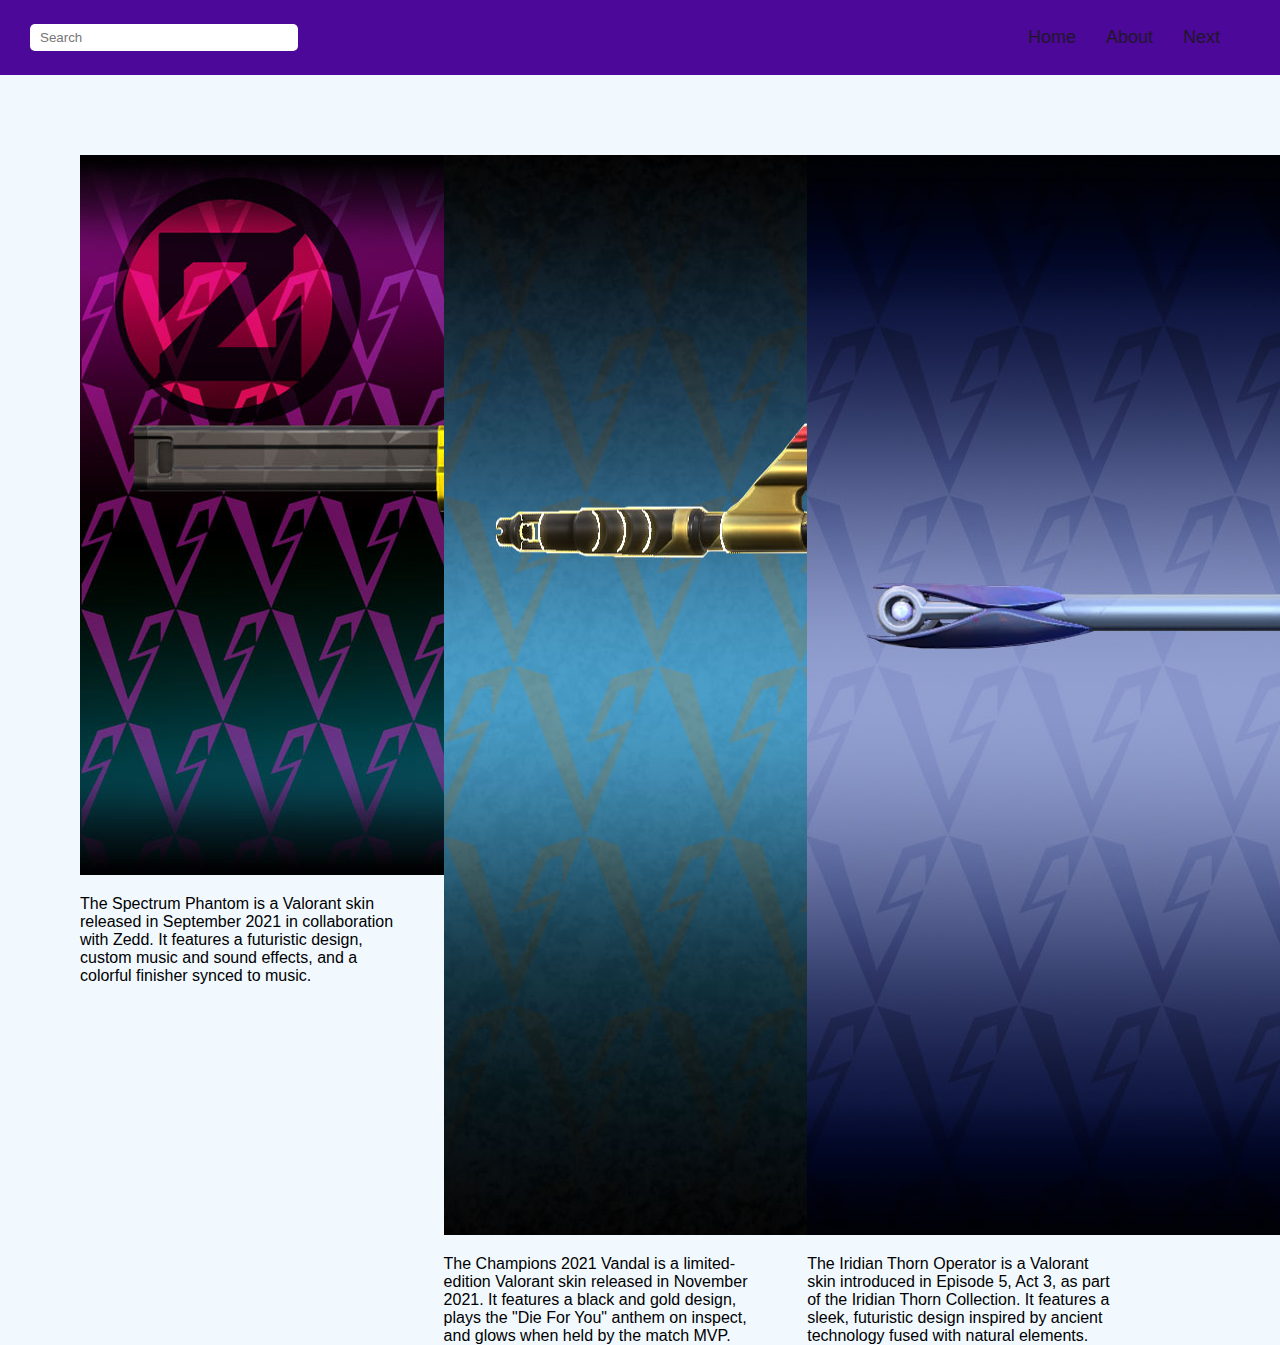
<file: index.html>
<!DOCTYPE html>
<html lang="en">
<head>
  <meta charset="UTF-8">
  <meta name="viewport" content="width=device-width, initial-scale=1.0">
  <link rel="stylesheet" href="flexbox.css">
  <title>Document</title>
</head>
<body>

  <nav class="nav-bar">
    <input  type="text" placeholder="Search">
    <div class="menu-toggle">&#9776;</div>
    <ul class="navlinks">
      <li><a href="">Home</a></li>
      <li><a href="">About</a></li>
      <li><a href="/neon-lights.html">Next</a></li>
    </ul>
  </nav>

  <div class="boxes">
    <div class="box1">
      <img src="./pages/assets/Phantom-Spectrum.jpg" alt="">
      <p>The Spectrum Phantom is a Valorant skin released in September 2021 in collaboration with Zedd. It features a futuristic design, custom music and sound effects, and a colorful finisher synced to music.</p>
    </div>
    <div class="box2">
       <img src="./pages/assets/Valorant-Champions-2021-Vandal-HD.jpg" alt="">
       <p>The Champions 2021 Vandal is a limited-edition Valorant skin released in November 2021. It features a black and gold design, plays the "Die For You" anthem on inspect, and glows when held by the match MVP.</p>
    </div>
    <div class="box3">
       <img src="./pages/assets/Valorant-Rune-Stone-Collection-Operator-HD.jpg" alt="">
       <p>The Iridian Thorn Operator is a Valorant skin introduced in Episode 5, Act 3, as part of the Iridian Thorn Collection. It features a sleek, futuristic design inspired by ancient technology fused with natural elements.</p>
    </div>
  </div>




  <script>
  const menuToggle = document.querySelector('.menu-toggle')
  const navLinks = document.querySelector('.navlinks')

  menuToggle.addEventListener('click', () => {
    navLinks.classList.toggle('active');
  });
</script>
</body>


</html>
</file>
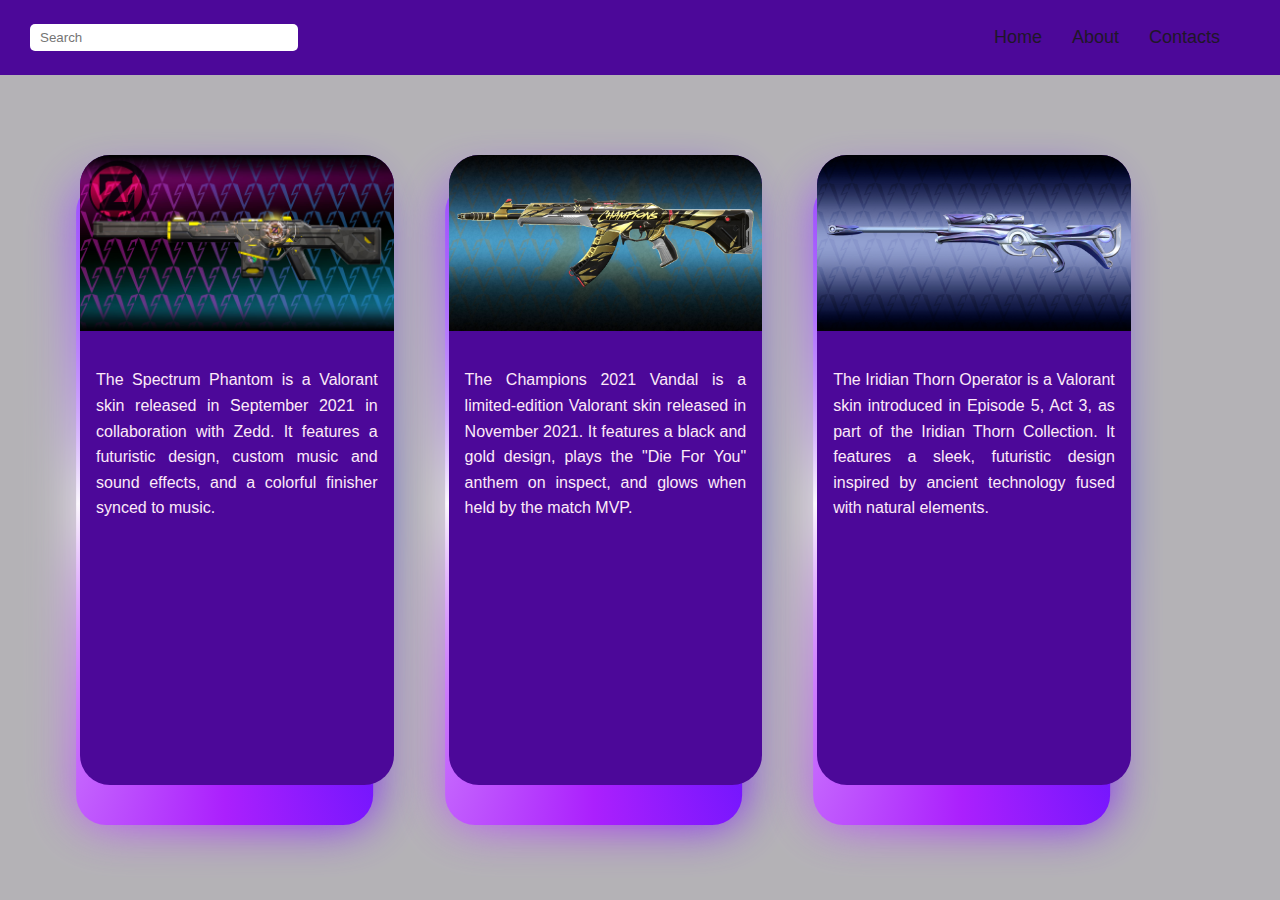
<file: pages/index.html>
<!DOCTYPE html>
<html lang="en">
<head>
  <meta charset="UTF-8">
  <meta name="viewport" content="width=device-width, initial-scale=1.0">
  <link rel="stylesheet" href="flexbox.css">
  <title>Document</title>
</head>
<body>

  <nav class="nav-bar">
    <input  type="text" placeholder="Search">
    <div class="menu-toggle">&#9776;</div>
    <ul class="navlinks">
      <li><a href="">Home</a></li>
      <li><a href="">About</a></li>
      <li><a href="">Contacts</a></li>
    </ul>
  </nav>

  <div class="boxes">
    <div class="box1">
      <img src="/pages/assets/Phantom-Spectrum.jpg" alt="">
      <p>The Spectrum Phantom is a Valorant skin released in September 2021 in collaboration with Zedd. It features a futuristic design, custom music and sound effects, and a colorful finisher synced to music.</p>
    </div>
    <div class="box2">
       <img src="/pages/assets/Valorant-Champions-2021-Vandal-HD.jpg" alt="">
       <p>The Champions 2021 Vandal is a limited-edition Valorant skin released in November 2021. It features a black and gold design, plays the "Die For You" anthem on inspect, and glows when held by the match MVP.</p>
    </div>
    <div class="box3">
       <img src="/pages/assets/Valorant-Rune-Stone-Collection-Operator-HD.jpg" alt="">
       <p>The Iridian Thorn Operator is a Valorant skin introduced in Episode 5, Act 3, as part of the Iridian Thorn Collection. It features a sleek, futuristic design inspired by ancient technology fused with natural elements.</p>
    </div>
  </div>




  <script>
  const menuToggle = document.querySelector('.menu-toggle')
  const navLinks = document.querySelector('.navlinks')

  menuToggle.addEventListener('click', () => {
    navLinks.classList.toggle('active');
  });
</script>
</body>


</html>
</file>
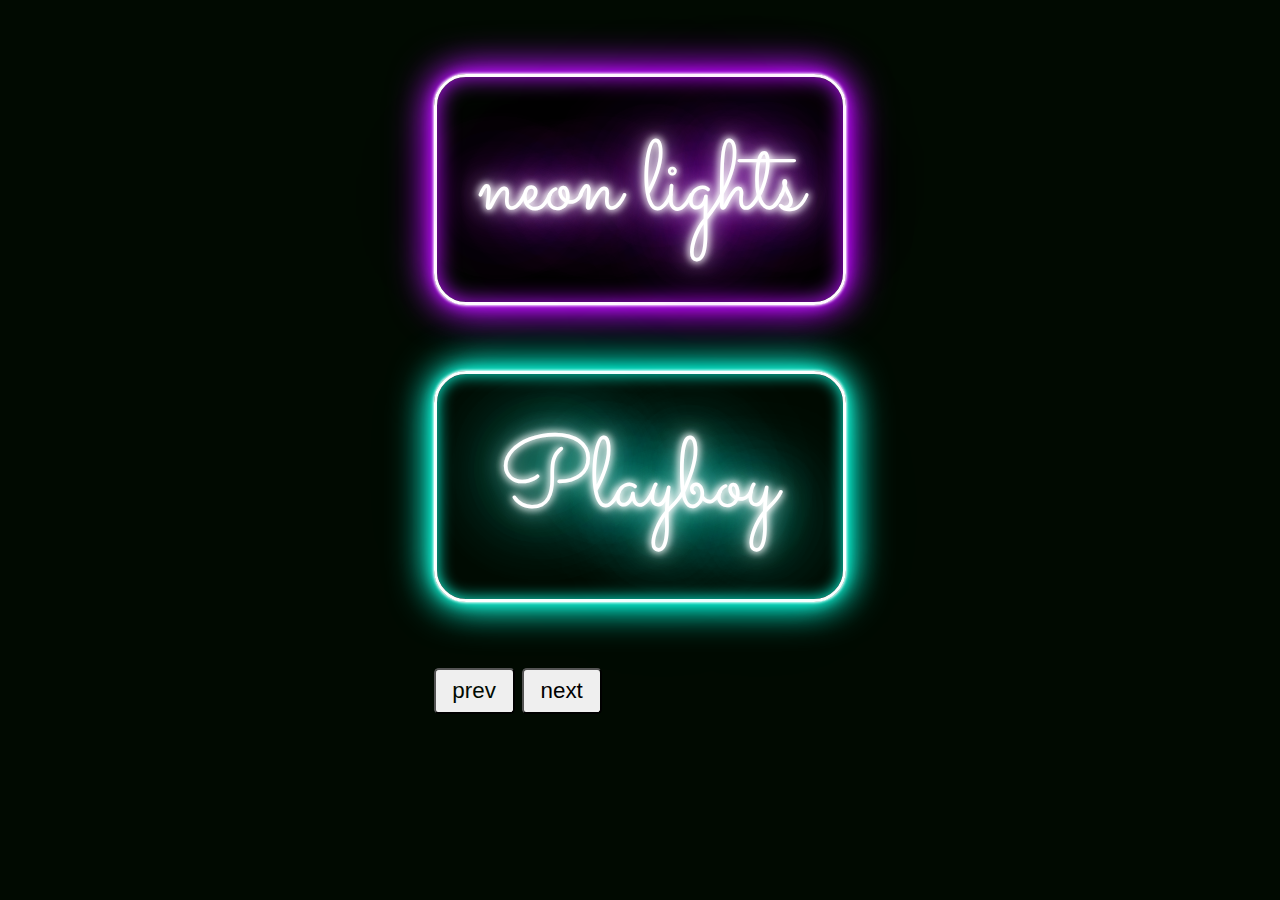
<file: neon-lights.html>
<!DOCTYPE html>
<html lang="en">
<head>
  <meta charset="UTF-8">
  <meta name="viewport" content="width=device-width, initial-scale=1.0">
  <link href='https://fonts.googleapis.com/css?family=Sacramento:400' rel='stylesheet' type='text/css'>
  <link rel="stylesheet" href="/pages/style/neon.css">
  <title>Document</title>
</head>
<body>


  <div class="neonlights">
    <h1 class="neontext">
      neon lights
    </h1>

    <h1 class="pre">
      Playboy
    </h1>

    <button class="prev-btn"><a href="/index.html">prev</a></button>
    <button class="next-btn">next</button>
  </div>

 

</body>
</html>
</file>
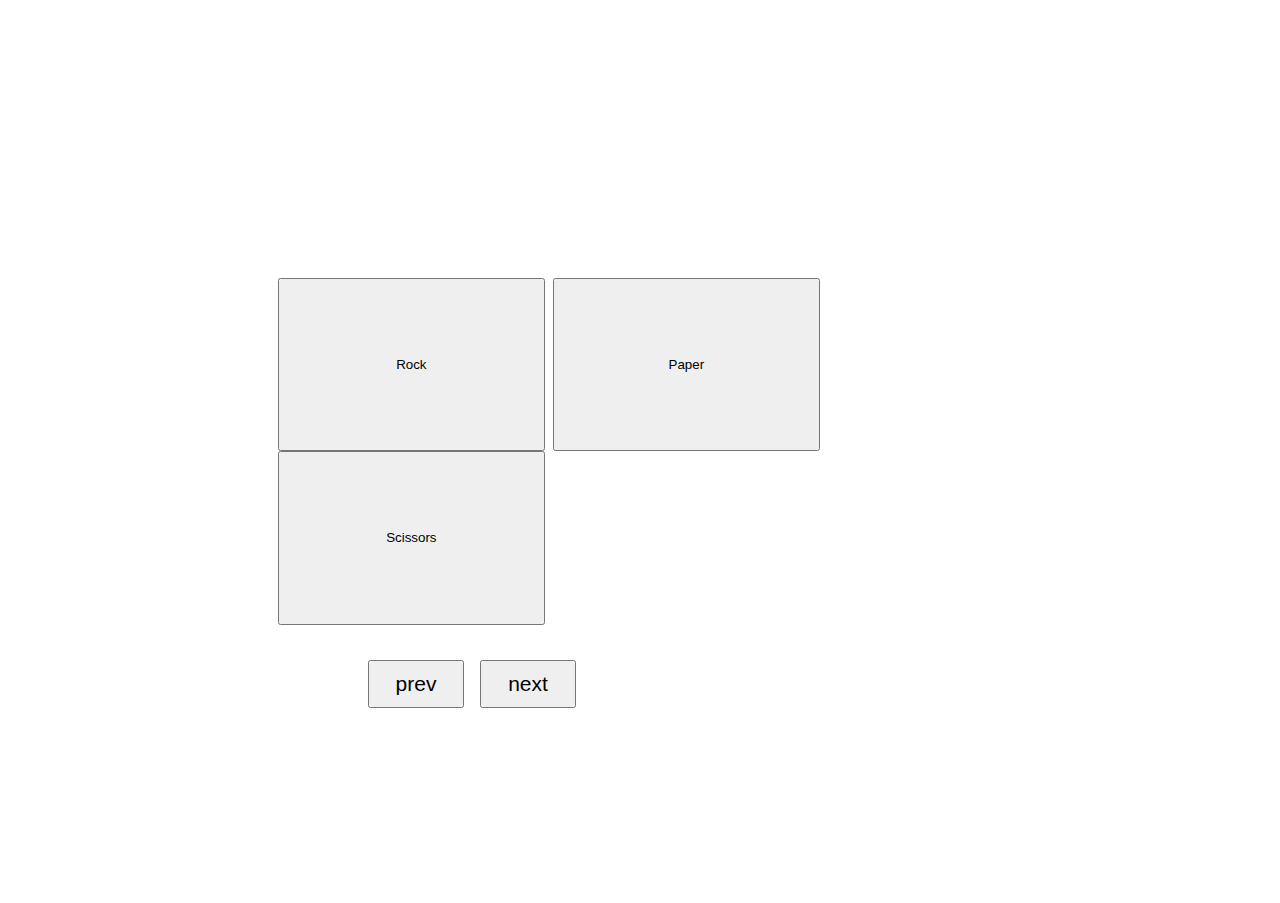
<file: pages/game.html>
<!DOCTYPE html>
<html lang="en">
<head>
  <meta charset="UTF-8">
  <meta name="viewport" content="width=device-width, initial-scale=1.0">
  <link rel="stylesheet" href="style/game.css">
  <title>Rock, Paper, Scissors</title>
</head>
<body>
   <div class="Game">
    <button onclick="Play('rock')">Rock</button>
    <button onclick="Play('paper')">Paper</button>
    <button onclick="Play('scissors')">Scissors</button>
    <div class="results"></div>
  </div>

  <button onclick="location.href='../pages/neon-lights.html'"  class="prev" >prev</button>
  <button onclick="location.href='../pages/movement.html'" class="next">next</button>

  <script src="Scripts/script.js"></script>
</body>
</html>
</file>
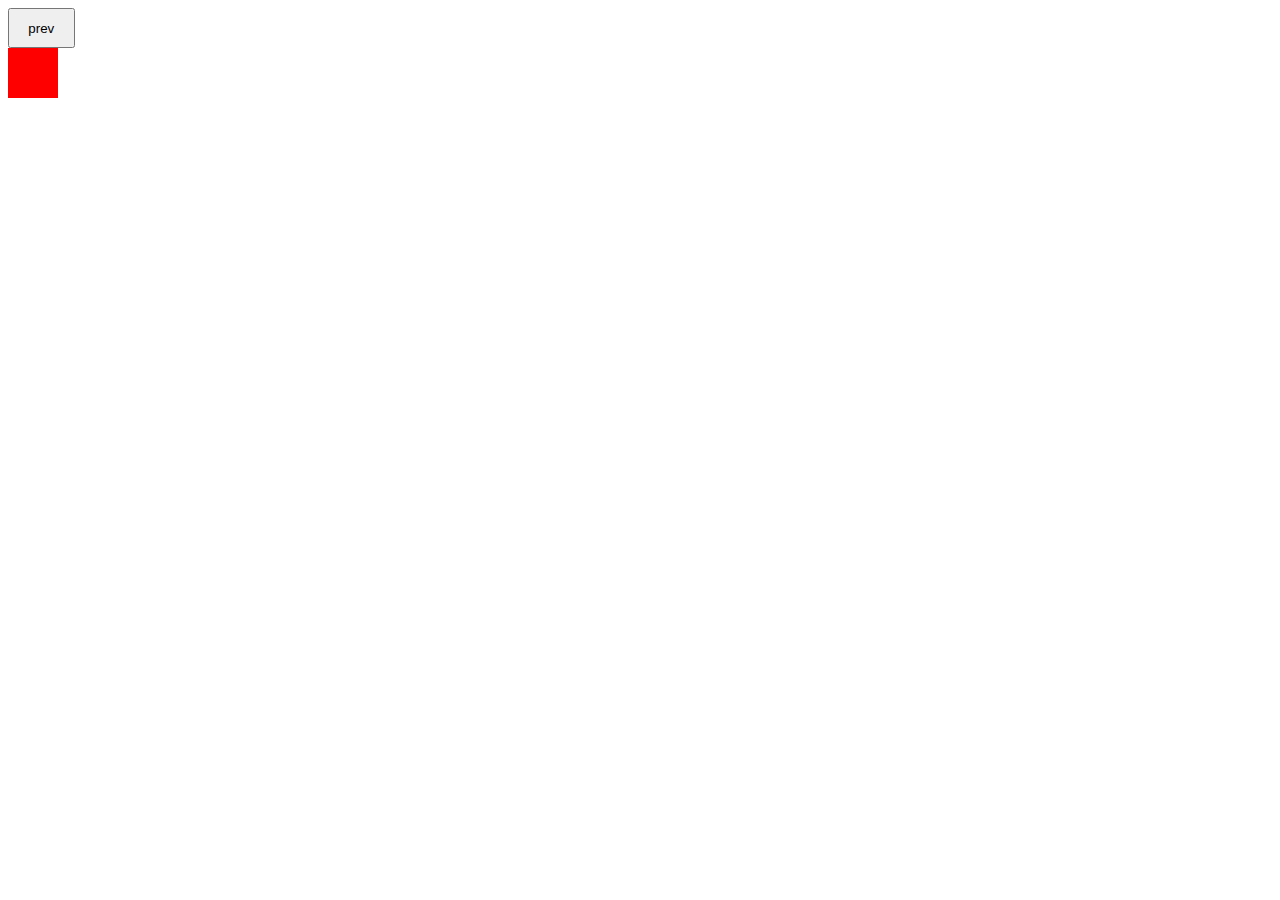
<file: pages/movement.html>
<!DOCTYPE html>
<html lang="en">
<head>
  <meta charset="UTF-8">
  <meta name="viewport" content="width=device-width, initial-scale=1.0">
  <link rel="stylesheet" href="style/movement.css">
  <title>Movement Controls</title>
</head>
<body>
  <button onclick="location.href='../pages/game.html'" class="prev" >prev</button>
  <canvas id="canvas" width= "1500px " height="600px"></canvas>



  <script src="Scripts/movement.js"></script>
  <script src=""></script>
</body>
</html>
</file>
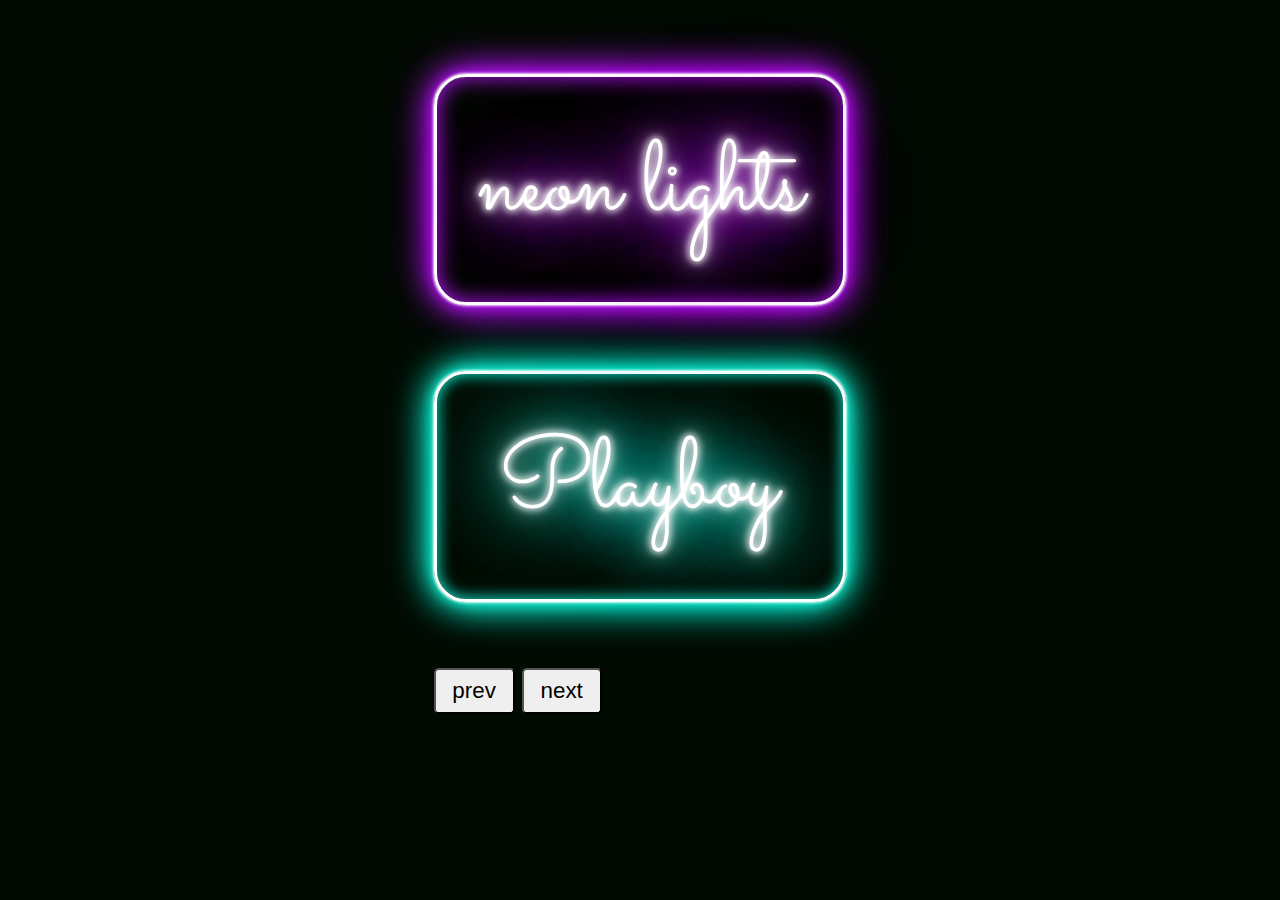
<file: pages/neon-lights.html>
<!DOCTYPE html>
<html lang="en">
<head>
  <meta charset="UTF-8">
  <meta name="viewport" content="width=device-width, initial-scale=1.0">
  <link href='https://fonts.googleapis.com/css?family=Sacramento:400' rel='stylesheet' type='text/css'>
  <link rel="stylesheet" href="style/neon.css">
  <title>Neon-Lights</title>
</head>
<body>


  <div class="neonlights">
    <h1 class="neontext">
      neon lights
    </h1>

    <h1 class="pre">
      Playboy
    </h1>

    <button onclick="location.href='../index.html'" class="prev-btn">prev</button>
    <button onclick="location.href='../pages/game.html'"  class="next-btn">next</button>
  </div>

 

</body>
</html>
</file>
<file: flexbox.css>
body{
  background-color: rgb(241, 249, 255);
  margin: 0%;
  height: 100%;
  width: auto;
  font-family: 'Segoe UI', Tahoma, Geneva, Verdana, sans-serif;
  overflow-x: hidden;
}




.nav-bar{
  background-color: rgb(76, 8, 153);
  height: 75px;
  display: flex;
  align-items: center;
  box-sizing: border-box;
  width: auto;
}

.navlinks{
  display: flex;
  list-style: none;
  gap: 30px;
  margin-left: auto;
  margin-right: 60px;
}

.menu-toggle{
  display: none;
}

.nav-bar input{
  margin-left: 30px;
  height: 25px;
  padding-left: 10px;
  width: 20%;
  border-radius: 5px;
  border: none;
  font-weight: 600;
}
.nav-bar input:focus{
  outline: none;
}
.nav-bar input::placeholder{
  margin-left: 30px;
  font-weight: lighter;
}


.navlinks li a{
  color: rgb(31, 23, 40);
  text-decoration: none;
  font-size: 18px;
  font-weight: 500;
}




.boxes{
  display: flex;
  flex-direction: row;
  gap: 50px;
  width: auto;
  padding: min(5em, 8%);
  padding-left: 14%;
  padding-bottom: 0;
  
}

.box1, .box2, .box3{
  background-color: rgb(76, 8, 153);
  height: 65vh;
  width: 28%;
  border-radius: 30px;
}



@media (max-width: 1440px) {
  .boxes{
    padding-left: min(5em, 10%);
  }
}





@media (min-width: 320px) and (max-width: 600px) {
  .boxes {
    flex-direction: column;
    padding-left: 0;
    margin-left: 67.8px;
    width: 50%;
  }

  .box1, .box2, .box3{
    height: 20em;
    padding: 6em;
  }

  .menu-toggle{
    display: block;
    margin-left: auto;
    margin-right: 40px;
    font-size: 2.2em;
    font-weight: 900;
    padding-bottom: 9px;
  }


  .nav-bar{
    width: 100%;
  }

  .nav-bar ul{
    gap: 25px;
    display: none;
  }

  .nav-bar ul li a{
    font-size: 16px;
  }

  .nav-bar input{
    width: 140px;
    height: 30px;
  }
}
</file>
<file: pages/flexbox.css>
body{
  background-color: rgb(180, 178, 182);
  margin: 0%;
  height: 100%;
  width: auto;
  font-family: 'Segoe UI', Tahoma, Geneva, Verdana, sans-serif;
  overflow-x: hidden;
}



@font-face {
  font-family: Alfa Slab One;
  src: url('/pages//fonts//AlfaSlabOne-Regular.ttf');
}



.nav-bar{
  background-color: rgb(76, 8, 153);
  height: 75px;
  display: flex;
  align-items: center;
  box-sizing: border-box;
  width: auto;
}

.navlinks{
  display: flex;
  list-style: none;
  gap: 30px;
  margin-left: auto;
  margin-right: 60px;
}

.menu-toggle{
  display: none;
}

.nav-bar input{
  margin-left: 30px;
  height: 25px;
  padding-left: 10px;
  width: 20%;
  border-radius: 5px;
  border: none;
  font-weight: 600;
}
.nav-bar input:focus{
  outline: none;
}
.nav-bar input::placeholder{
  margin-left: 30px;
  font-weight: lighter;
}


.navlinks li a{
  color: rgb(31, 23, 40);
  text-decoration: none;
  font-size: 18px;
  font-weight: 500;
}




.boxes{
  display: flex;
  flex-direction: row;
  gap: 55px;
  width: auto;
  padding: min(5em, 8%);
  padding-left: 14%;
  padding-bottom: 0;
}

.box1, .box2, .box3{
  background-color: rgb(76, 8, 153);
  height: 70vh;
  width: 28%;
  border-radius: 30px;
}

.box1::after, .box1::before,
.box2::after, .box2::before,
.box3::after, .box3::before {
  content: '';
  position: absolute;
  background-image: conic-gradient( from var(--angle),	#7d12ff,blue, #ab20fd, #fbf8fd, #7d12ff);
  height: 71.4%;
  width: 23.2%;
  top: 50%;
  z-index: -1;
  translate: -1.3% -41.7%;
  border-radius: 30px;
  animation: 3s spin linear infinite;
}
.box1::before,
.box2::before,
.box3::before {
  filter: blur(1.5em);
  opacity: 0.9;
}

@property --angle{
  syntax: "<angle>";
  initial-value: 0deg;
  inherits: false;
}

@keyframes spin {
  from {
    --angle: 0deg;
  }
  to{
    --angle: 360deg;
  }
}




img{
  max-width: 100%;
  border-top-right-radius: 30px;
  border-top-Left-radius: 30px;
}

.boxes p{
  font-family: 'Segoe UI', Tahoma, Geneva, Verdana, sans-serif;
  font-size: 1rem;
  line-height: 1.6;
  padding: 1em;
  font-weight: 500;
  color: #fdeaf8;
  word-break: break-word;
  text-align: justify;
  
}






@media (max-width: 1440px) {
  .boxes{
    padding-left: min(5em, 10%);
  }
}





@media (min-width: 320px) and (max-width: 600px) {
  


  .boxes {
    flex-direction: column;
    padding-left: 0;
    margin-left: 67.8px;
    width: 50%;
  }

  .box1, .box2, .box3{
    height: 26em;
    width: 68vw;
  }

  .menu-toggle{
    display: block;
    margin-left: auto;
    margin-right: 40px;
    font-size: 2.2em;
    font-weight: 900;
    padding-bottom: 9px;
  }

  

  .nav-bar{
    width: 100%;
  }

  .navlinks{
    gap: 25px;
    display: none;
    flex-direction: column;
    position: absolute;
    background-color: rgb(136, 48, 237);
    top: 59px;
    border-bottom-left-radius: 4px;
    border-bottom-right-radius: 4px;
    transition: max-height 2s ease-out;
    z-index: 1000;
    height: 120px;
    padding-top: 10px;
  }
   .navlinks.active {
    display: flex;
    gap: 19px;
    max-height: 300px;
    transition: max-height 2s ease-in;
  }

  .nav-bar ul li a{
    font-size: 15px;
    padding-right: 30px;
  }

  .nav-bar input{
    width: 140px;
    height: 30px;
  }



  .box1::after, .box1::before {
    height: 63.1%;
    width: 70.5%;
    translate: -1.5% -54.9%;
    z-index: -1;
  }

  .box2::after, .box2::before{
    height: 63.1%;
    width: 70.5%;
    translate: -1.5% 57%;
    z-index: -1;
  }

  .box3::after, .box3::before{
    height: 63.1%;
    width: 70.5%;
    translate: -1.5% 168.5%;
    z-index: -1;
  }

.box1::before,
.box2::before,
.box3::before{
    filter: blur(1.5em);
    opacity: 2;
  }
  

  img{
    border-top-right-radius: 30px;
    border-top-Left-radius: 30px;
    max-width: 99.6%;
    margin-left: 1px;
    /* margin-top: -95.1px; */
  }

  .boxes p{
    padding: 10px;
    font-size: 15px;
  }
}
</file>
<file: pages/style/neon.css>
body{
  background-color: #010a01;
  display: flex;
  justify-content: center;
  align-items: center;
  font-size: 30px;
  font-family: "Sacramento", sans-serif;
}


.neontext {
  color: #fff;
  text-shadow: 
  0 0 7px #fff,
  0 0 10px #fff,
  0 0 21px #fff,
  0 0 42px #bc13fe,
  0 0 82px #bc13fe,
  0 0 92px #bc13fe,
  0 0 102px #bc13fe,
  0 0 159px #bc13fe;
}

.neontext{
  font-size: 6.2rem;
  text-align: center;
  font-weight: 500;
  border-radius: 2rem;
  border: 0.2rem solid #fff;
  padding: 0.4em;
  display: flex;
  animation: pulsate 1.5s infinite ease alternate;
  box-shadow: 
  0 0 .2rem #fff,
  0 0 .2rem #fff,
  0 0 2rem #bc13fe,
  0 0 0.8rem #bc13fe,
  0 0 2.8rem #bc13fe,
  inset 0 0 1.3rem #bc13fe
  ;
}

@keyframes pulsate {
  100% {
    text-shadow: 
      0 0 4px #fff,
      0 0 11px #fff,
      0 0 19px #fff,
      0 0 40px #bc13fe,
      0 0 80px #bc13fe,
      0 0 90px #bc13fe,
      0 0 100px #bc13fe,
      0 0 150px #bc13fe;
  }

  0% {
    text-shadow: 
    0 0 2px #fff,
    0 0 5px #fff,
    0 0 6px #fff,
    0 0 10px #bc13fe,
    0 0 45px #bc13fe,
    0 0 52px #bc13fe,
    0 0 60px #bc13fe,
    0 0 80px #bc13fe;
  }
}


.pre{
  font-size: 6.2rem;
  text-align: center;
  font-weight: 500;
  animation: playboy 1.3s infinite alternate;
  border-radius: 2rem;
  border: 0.2rem solid #fff;
  padding: 0.4em;
  padding-left: 2.2rem;
  color: #fff;
  text-shadow: 
  0 0 7px #fff,
  0 0 10px #fff,
  0 0 21px #fff,
  0 0 42px #13fedf,
  0 0 82px #13fedf,
  0 0 92px #13fedf,
  0 0 102px #13fedf,
  0 0 159px #13fedf;

  box-shadow: 
  0 0 .2rem #fff,
  0 0 .2rem #fff,
  0 0 2rem #13fedf,
  0 0 .8rem #13fedf,
  0 0 2.8rem #13fedf,
  inset 0 0 1rem #13fedf;
}


@keyframes playboy {
   100% {
    text-shadow: 
      0 0 4px #fff,
      0 0 11px #fff,
      0 0 19px #fff,
      0 0 40px #13fedf,
      0 0 50px #13fedf,
      0 0 80px #13fedf,
      0 0 100px #13fedf,
      0 0 150px #13fedf;
  }

  0% {
    text-shadow: 
      0 0 2px #fff,
      0 0 5px #fff,
      0 0 6px #fff,
      0 0 10px #13fedf,
      0 0 45px #13fedf,
      0 0 52px #13fedf,
      0 0 60px #13fedf,
      0 0 80px #13fedf;



    /* 0 0 2px #fff,
    0 0 5px #fff,
    0 0 6px #fff,
    0 0 10px #bc13fe,
    0 0 45px #bc13fe,
    0 0 52px #bc13fe,
    0 0 60px #bc13fe,
    0 0 80px #bc13fe; */
  }
}









button{
 padding: 0.5rem;
 padding-left: 1rem;
 padding-right: 1.1rem;
 font-size: 1.4rem;
 border-radius: 0.3rem;
}

button a{
  text-decoration: none;
  color: #010a01;
}
</file>
<file: pages/style/game.css>
body{
  display: flex;
  padding: 9em;
  justify-content: center;
  align-items: center;
  font-size: 30px;
  font-family: "Sacramento", sans-serif;
}



.result-overlay{
  position: fixed;
  top: 0;
  left: 0;
  width: 100%;
  height: 100%;
  background-color: rgba(0, 0, 0, 0.4);
  display: flex;
  flex-direction: column;
  align-items: center;
  justify-content: center;
  z-index: 1;
}
.G-result{
  color: #fff;
  font-size: 1.5em;
}

.Game{

}

.Game button{
  height: 13em;
  width: 20em;
}

.prev{
  position: absolute;
  bottom: 12rem;
  left: 23rem;
  height: 3rem;
  width: 6rem;
  font-size: .7em;
  
}

.next{
  position: absolute;
  bottom: 12rem;
  left: 30rem;
  height: 3rem;
  width: 6rem;
  font-size: .7em;
  
}

@media (max-width: 600px) {
  
  body{
    padding: 2em;
  }
  
  .Game{
    justify-content: center;
    align-items: center;
  }
  .Game button{
    height: 4em;
    width: 5em;
    margin-top: 9em;
  }
  .G-result{
   font-size: 1em;
  }

  .prev{
    height: 3em;
    width: 5em;
    left: 3px;
    font-size: 15px;
  }
}
</file>
<file: pages/style/movement.css>
.prev{
  height: 3em;
  width: 5em;
  
}
</file>
